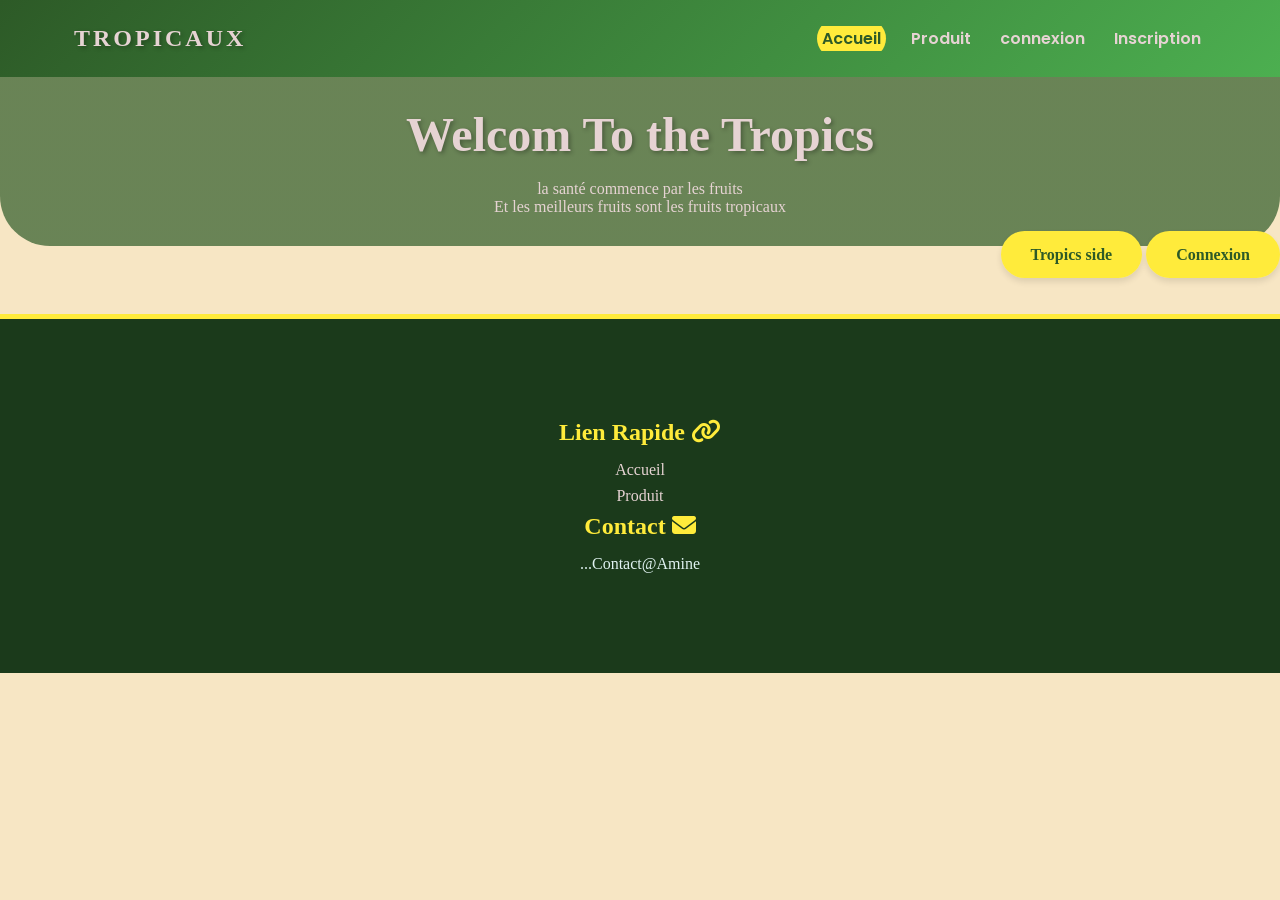
<file: index.html>
<!DOCTYPE html>
<html lang="ar" dir="rtl">
<head>
    <meta charset="UTF-8">
    <meta name="viewport" content="width=device-width, initial-scale=1.0">
    <title>Fruits Tropicaux </title>
    <link rel="stylesheet" href="css/index.css">


    <link href="https://fonts.googleapis.com/css2?family=Lobster&family=Poppins:wght@300;400;600&display=swap" rel="stylesheet">
    <link rel="stylesheet" href="https://cdnjs.cloudflare.com/ajax/libs/font-awesome/6.4.0/css/all.min.css"><!-- je utileser lien pour ramner les icons de font awesome -->
</head>
<body>

     <header>

     <nav>
    <ul>
        <li class="nav-item"><a href="conntent/inscription.html">Inscription</a></li>
        <li class="nav-item"><a href="conntent/connexion.html">connexion</a></li>
        <li class="nav-item"><a href="conntent/produit.html">Produit</a></li>
        <li class="nav-item"><a href="index.html" class="active">Accueil</a></li>   
    </ul>
    <div class="logo">Tropicaux</div>
    </nav>
    </header>

<main>
   <section class="welcome-section">
    <h1>Welcom To the Tropics</h1><br>
     <p> la santé commence par les fruits</p>
    <p>Et les meilleurs fruits sont les fruits tropicaux</p>
</section> 
<section>
    <a href="conntent/produit.html" class="btn">Tropics side</a>
    <a href="conntent/connexion.html" class="btn">Connexion</a>
</section>
</main>


<footer>
    <div class="footer-container">
        <div class="footer-section">
            <h2><i class="fa-solid fa-link"></i> Lien Rapide</h2>
            <a href="index.html">Accueil</a>
            <a href="conntent/produit.html">Produit</a>
        </div>
        <div class="footer-section">
            <h3><i class="fa-solid fa-envelope"></i> Contact</h3>
            <p>Contact@Amine...</p>
        </div>
    </div>
    
</footer>

<script src="javascript/auth.js"></script>
<script src="javascript/main.js"></script>
</body>

</html>
</file>
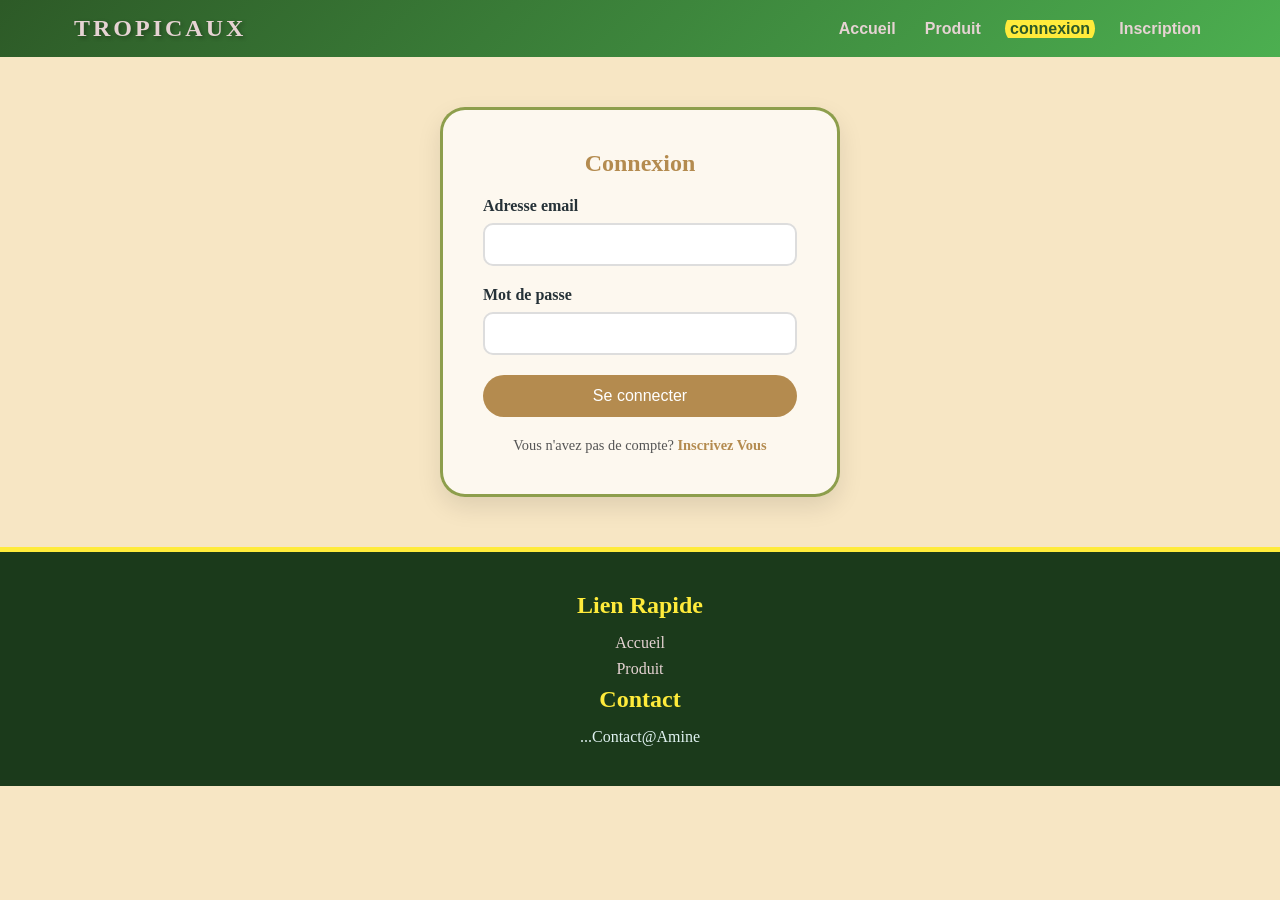
<file: conntent/connexion.html>
<!DOCTYPE html>
<html lang="ar" dir="rtl">
<head>
    <meta charset="UTF-8">
    <meta name="viewport" content="width=device-width, initial-scale=1.0">
    <title>Connexion</title>
    <link rel="stylesheet" href="../css/connexion.css">
</head>
<body>
<header>

     <nav>
    <ul>
        <li class="nav-item"><a href="inscription.html">Inscription</a></li>
        <li class="nav-item"><a href="connexion.html" class="active">connexion</a></li>
        <li class="nav-item"><a href="produit.html">Produit</a></li>
        <li class="nav-item"><a href="../index.html" >Accueil</a></li>   
    </ul>
    <div class="logo">Tropicaux</div>
    </nav>
    </header>
<main>
    <div class="login-container">
        <h2>Connexion</h2>
        <form  id="login-form" action="/login" method="POST">
            <div class="input-group">
                <label for="email">Adresse email</label>
                <input type="email" id="email" name="email" required>
            </div>
            <div class="input-group">
                <label for="password">Mot de passe</label>
                <input type="password" id="password" name="password" required>
            </div>
            <button type="submit">Se connecter</button>
            <p class="login-link">Vous n'avez pas de compte? <a href="inscription.html"> Inscrivez Vous</a></p>
        </form>
    </div>
<footer>
    <div class="footer-container">
        <div class="footer-section">
            <h2><i class="fa-solid fa-link"></i> Lien Rapide</h2>
            <a href="../index.html">Accueil</a>
            <a href="produit.html">Produit</a>
        </div>
        <div class="footer-section">
            <h3><i class="fa-solid fa-envelope"></i> Contact</h3>
            <p>Contact@Amine...</p>
        </div>
    </div>
    
</footer>

</main>

<script src="../javascript/auth.js"></script>
<script src="../javascript/main.js"></script>

</body>
</html>
</file>
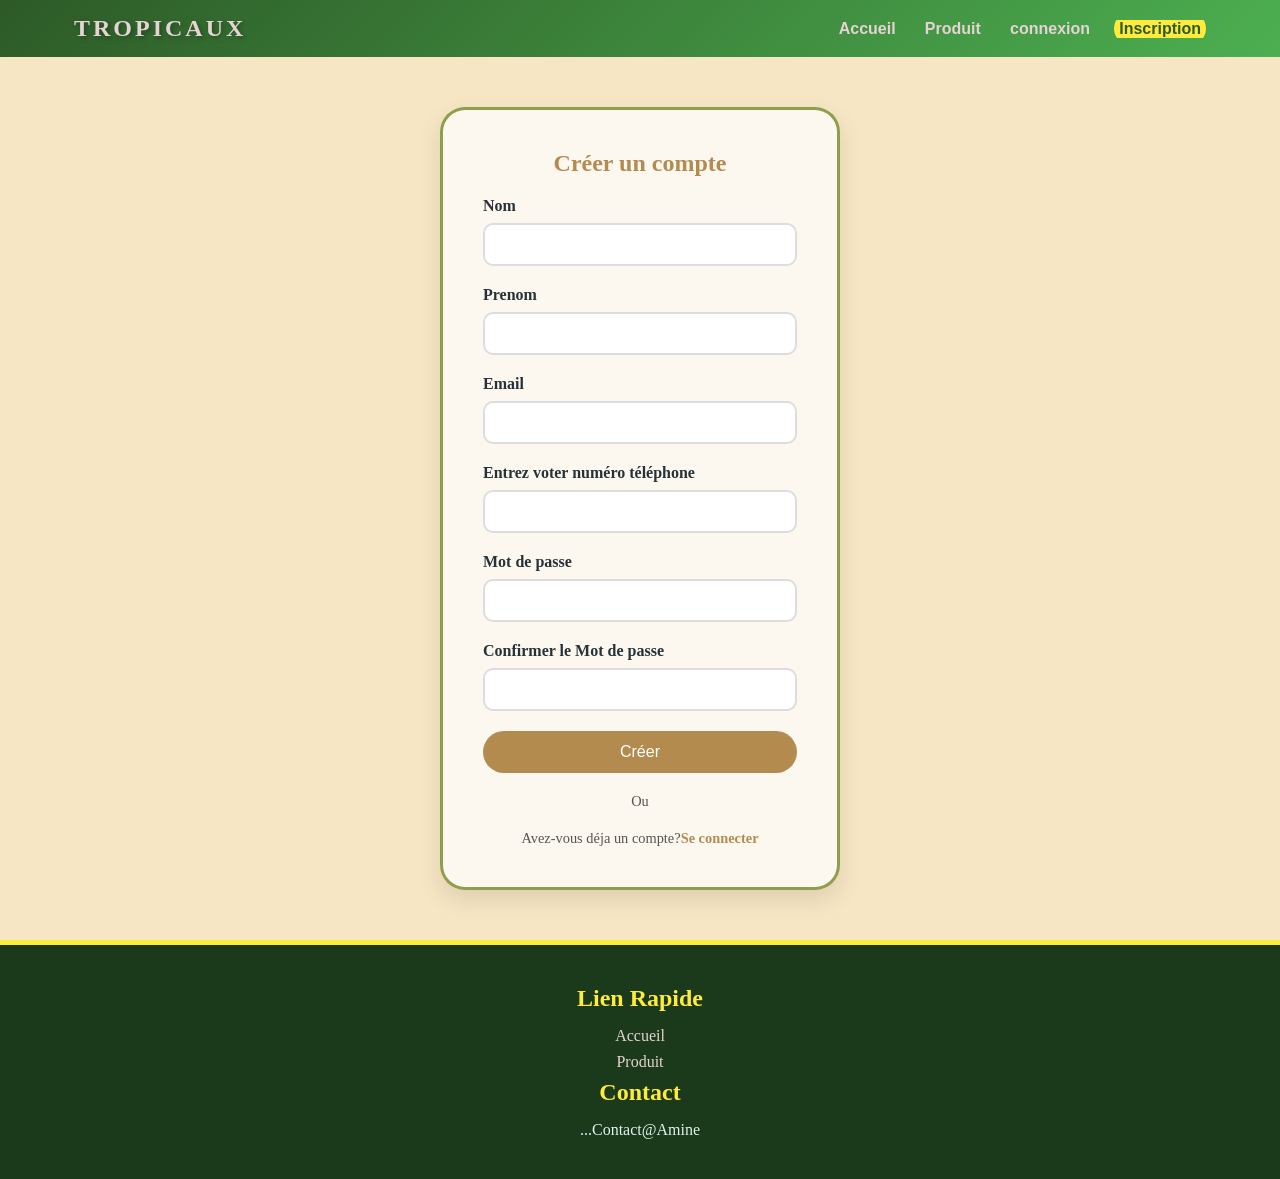
<file: conntent/inscription.html>
<!DOCTYPE html>
<html lang="ar" dir="rtl">
<head>
    <meta charset="UTF-8">
    <meta name="viewport" content="width=device-width, initial-scale=1.0">
    <title>inscription</title>
    <link rel="stylesheet" href="../css/inscription.css">
</head>
<body>
    <header>

     <nav>
    <ul>
        <li class="nav-item"><a href="inscription.html" class="active">Inscription</a></li>
        <li class="nav-item"><a href="connexion.html">connexion</a></li>
        <li class="nav-item"><a href="produit.html">Produit</a></li>
        <li class="nav-item"><a href="../index.html" >Accueil</a></li>   
    </ul>
    <div class="logo">Tropicaux</div>
    </nav>
    </header>
    <main>
    <div class="register-container">
        <h2>Créer un compte</h2>
        <form id="signup-form" action="/register" method="POST">
          <div class="input-group">
        <label for="nom">Nom</label>
        <input type="text" id="nom" name="nom" required> 
    </div>
            <div class="input-group">
        <label for="prenom">Prenom</label>
        <input type="text" id="prenom" name="prenom" required> 
    </div>
            <div class="input-group">
                <label for="email">Email</label>
                <input type="email" id="email" name="email" required>
            </div>
            <div class="input-group">
                <label for="phone">Entrez voter numéro téléphone</label>
                <input type="tel" id="phone" name="phone" required>
            </div>
            <div class="input-group">
                <label for="password">Mot de passe</label>
                <input type="password" id="password" name="password" required>
            </div>
            <div class="input-group">
                <label for="confirm-password">Confirmer le Mot de passe</label>
                <input type="password" id="confirm-password" name="confirm-password" required>
            </div>
            <button type="submit">Créer</button>
        </form>
        <p class="login-link">Ou</p>
        <p class="login-link">Avez-vous déja un compte?<a href="connexion.html">Se connecter</a></p>
        
    </div>
</main>
    <footer>
    <div class="footer-container">
        <div class="footer-section">
            <h2><i class="fa-solid fa-link"></i> Lien Rapide</h2>
            <a href="../index.html">Accueil</a>
            <a href="produit.html">Produit</a>
        </div>
        <div class="footer-section">
            <h3><i class="fa-solid fa-envelope"></i> Contact</h3>
            <p>Contact@Amine...</p>
        </div>
    </div>
    
</footer>


<script src="../javascript/auth.js"></script>
<script src="../javascript/main.js"></script>

</body>
</html>
</file>
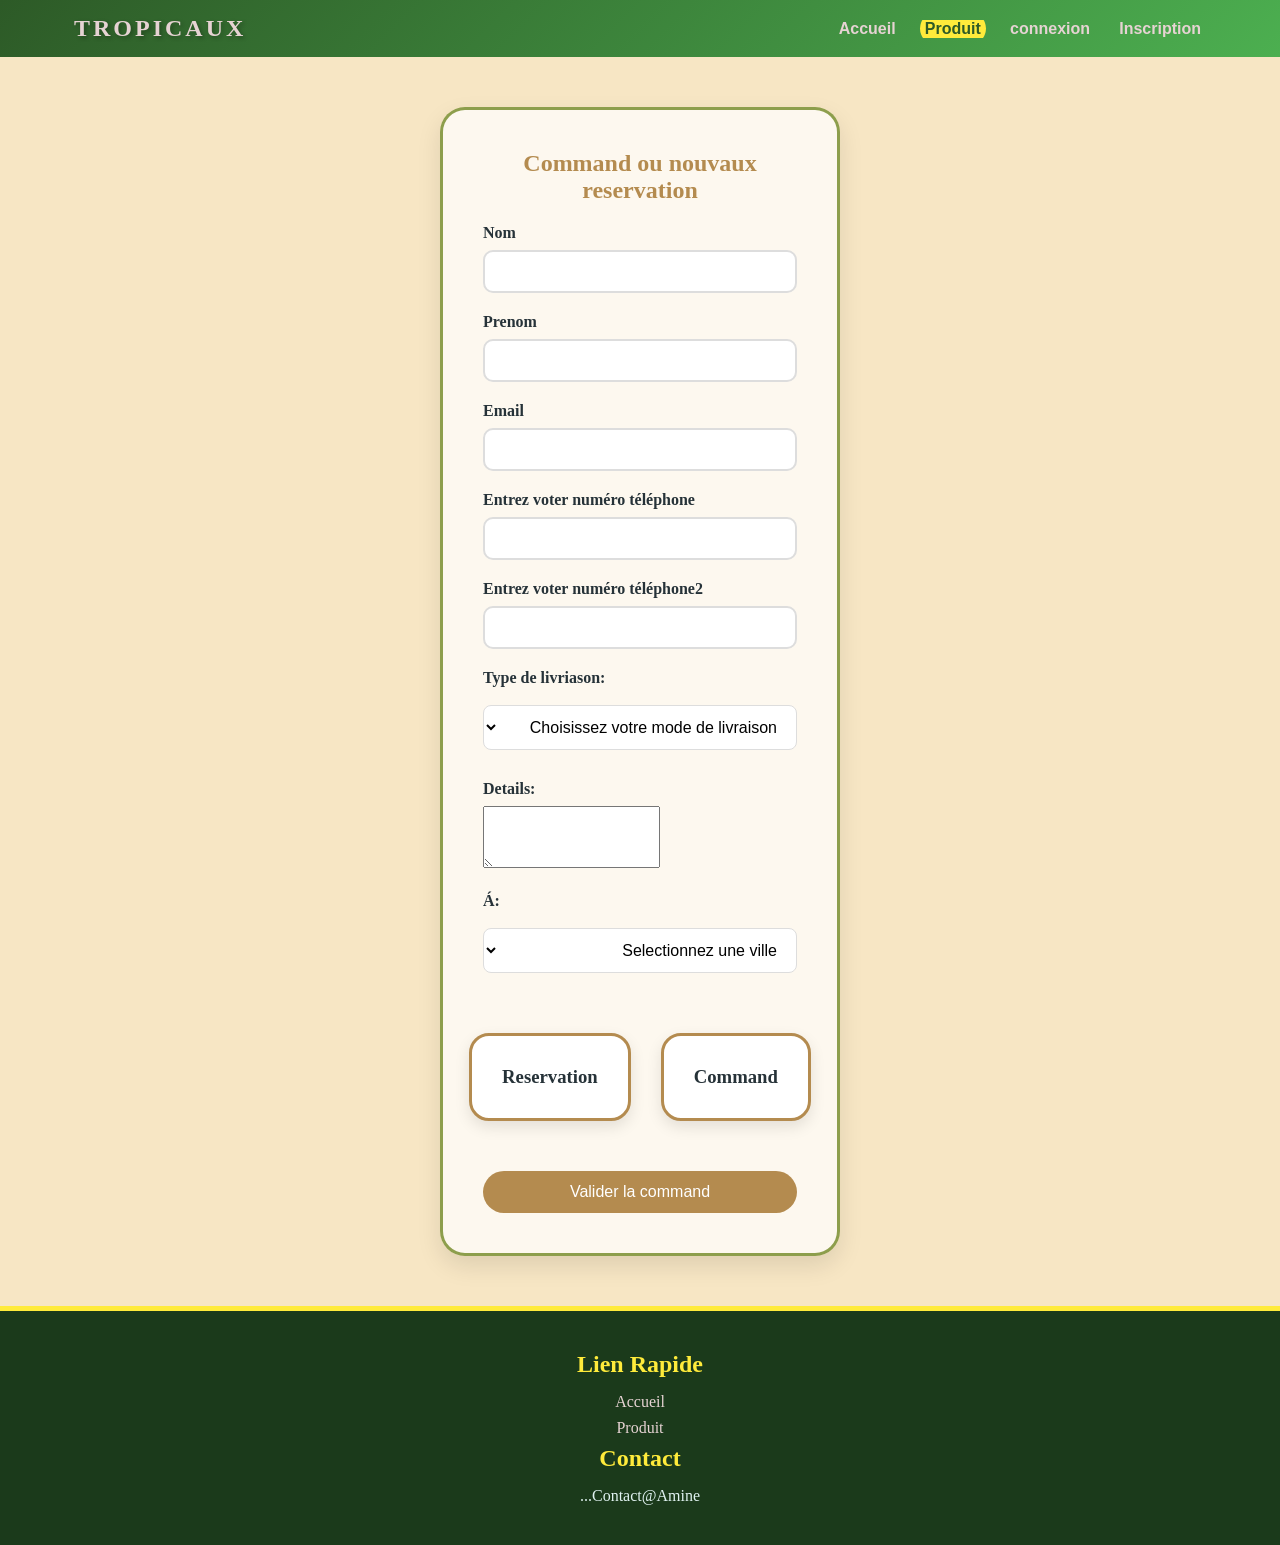
<file: conntent/order.html>
<!DOCTYPE html>
<html lang="ar" dir="rtl">
<head>
    <meta charset="UTF-8">
    <meta name="viewport" content="width=device-width, initial-scale=1.0">
    <title> My orders </title>
    <link rel="stylesheet" href="../css/order.css">
</head>
<body>
   <header>

     <nav>
    <ul>
        <li class="nav-item"><a href="inscription.html">Inscription</a></li>
        <li class="nav-item"><a href="connexion.html">connexion</a></li>
        <li class="nav-item"><a href="produit.html" class="active">Produit</a></li>
        <li class="nav-item"><a href="../index.html">Accueil</a></li>   
    </ul>
    <div class="logo">Tropicaux</div>
    </nav>
    </header>
<main>
<form action="/submit-order" method="POST">

<div class="container">
<h2>Command ou nouvaux reservation</h2>
     
<div class="input-group">
  <label for="username">Nom</label>
  <input type="text" id="username" name="username" required>               
</div>   

<div class="input-group">
  <label for="lastname">Prenom</label>
  <input type="text" id="lastname" name="lastname" required>
</div>  

<div class="input-group">  
   <label for="email">Email</label>         
   <input type="email" id="email" name="email" required> 
</div>

<div class="input-group">        
   <label for="phone">Entrez voter numéro téléphone</label>
   <input type="tel" id="phone" name="phone" required>
</div>

<div class="input-group"> 
   <label for="phone2">Entrez voter numéro téléphone2</label>
   <input type="tel" id="phone2" name="phone2" required>
</div>

<div class="input-group"> 
   <label for="type">:Type de livriason</label>
        <select id="type" name="type" required>
            <option value="">Choisissez votre mode de livraison</option>
            <option value="commande">livriason á domicille</option>
            <option value="reservation">Au bureau</option>
        </select>
</div>

<div class="input-group"> 
        <label for="details">:Details</label>
        <textarea id="details" name="details" rows="4"></textarea>
</div>

<div class="input-group"> 
  <label for="type1">:Á</label>
        <select id="type1" name="type" required>
            <option value="">Selectionnez une ville</option>
            <option value="To">Tizi ouzou</option>
            <option value="Dbk">Dràa Bn khedda</option>
            <option value="Dem">Dràa El mizan</option> 
            <option value="oud">Ouadhia</option>
            <option value="ous">Ouacif</option>
            <option value="Tig">Tigzirt</option>
            <option value="TGH">Tizi Ghenif</option>
            <option value="Az">Azeffoun</option>
            <option value="TAz">Azazga</option>
            <option value="Bgh">Boughni</option>
        </select>
</div> 


<div class="cards-container">
     <div class="card" onclick="selectOption('command', this)">
        <h3>Command</h3>
     </div>
     <div class="card" onclick="selectOption('reservation', this)">
        <h3>Reservation </h3>       
     </div>
</div>
<input type="hidden" id="selectedType" name="type">

    <button type="submit">Valider la command</button></div>
 </form>

</main>

<script src="../javascript/order.js"></script>

<footer>
    <div class="footer-container">
        <div class="footer-section">
            <h2><i class="fa-solid fa-link"></i> Lien Rapide</h2>
            <a href="../index.html">Accueil</a>
            <a href="produit.html">Produit</a>
        </div>
        <div class="footer-section">
            <h3><i class="fa-solid fa-envelope"></i> Contact</h3>
            <p>Contact@Amine...</p>
        </div>
    </div>
    
</footer>





</body>
</html>
</file>
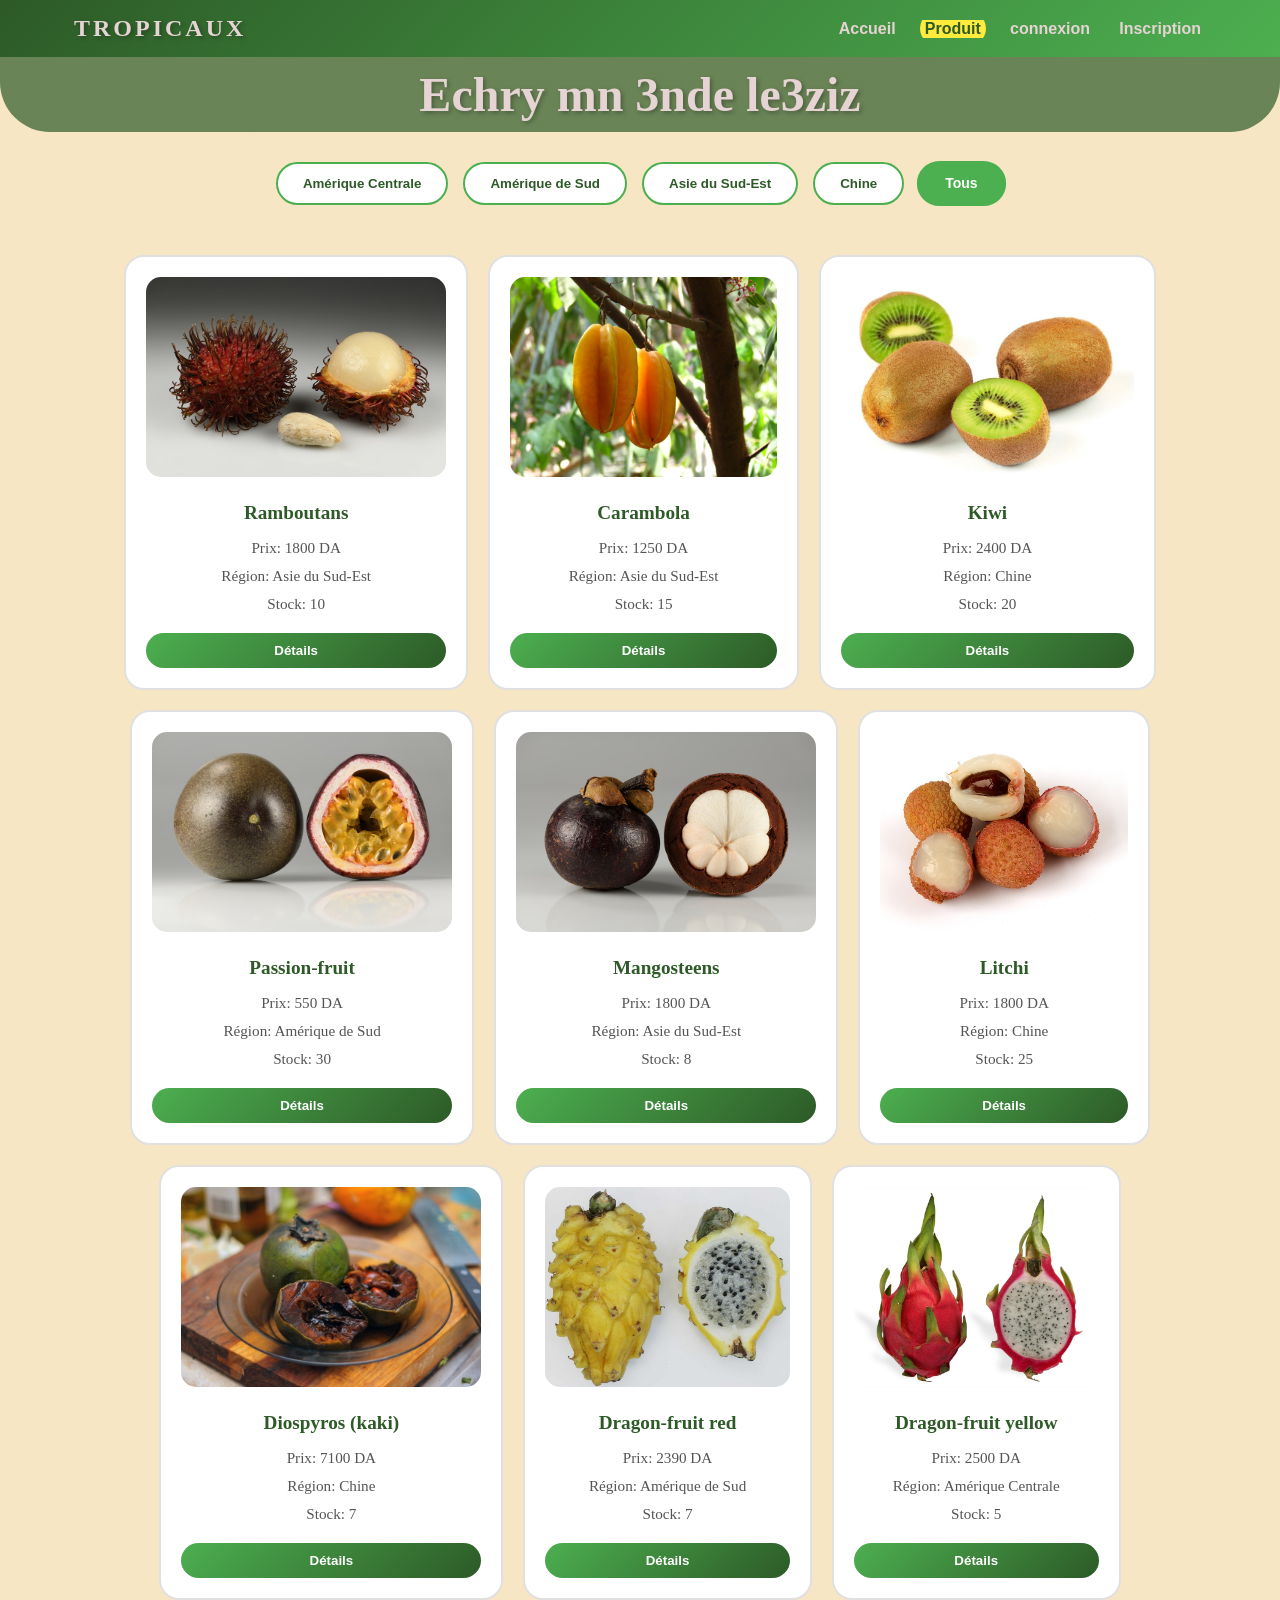
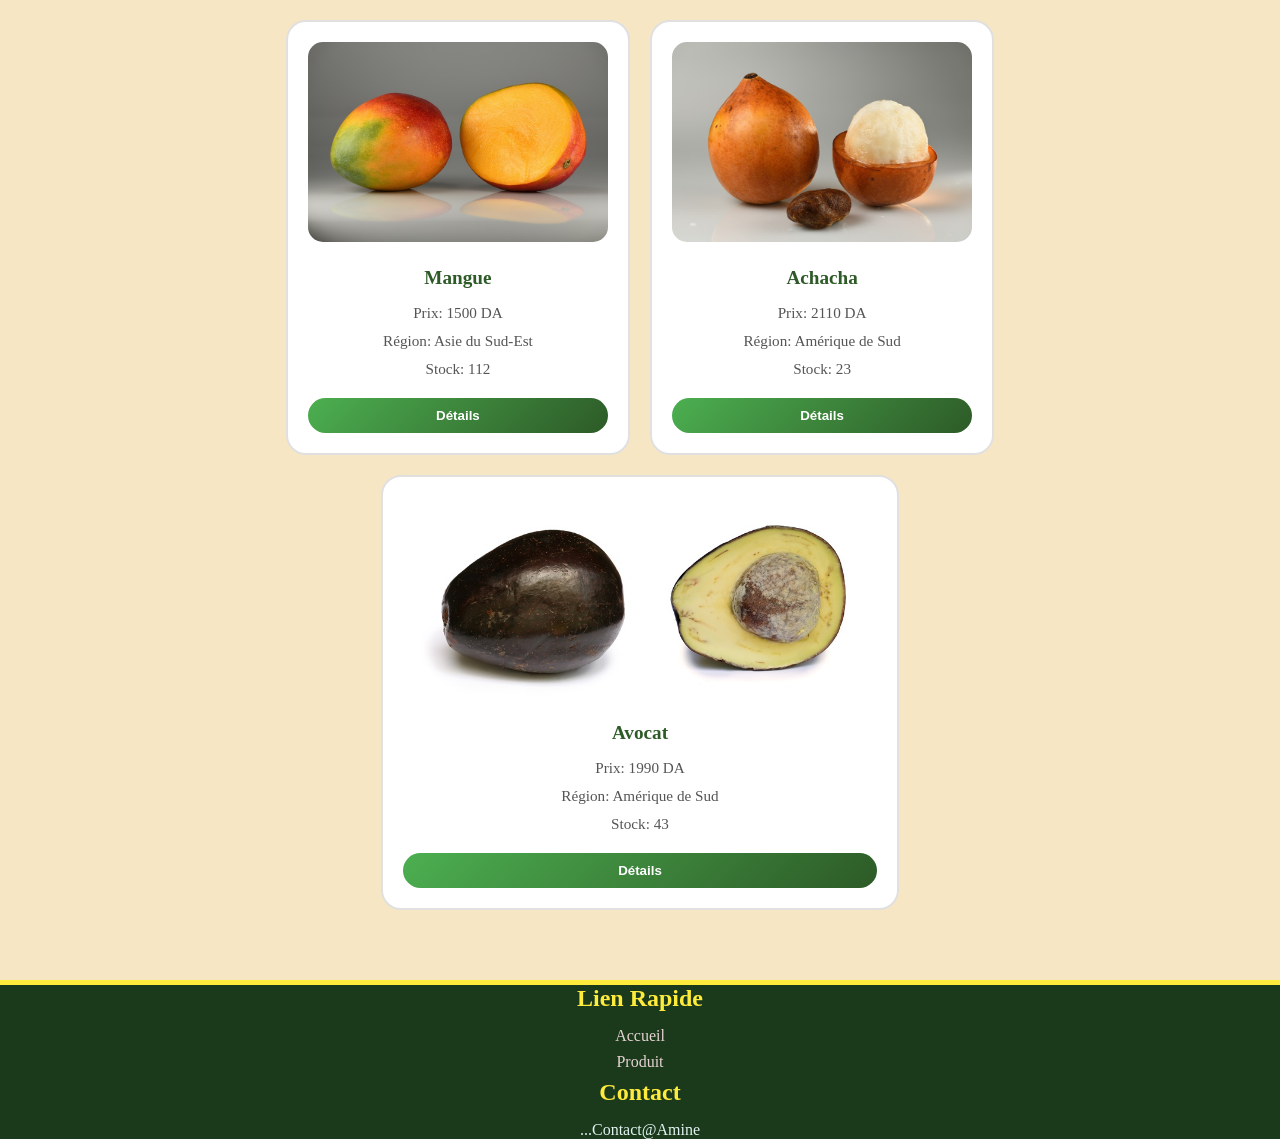
<file: conntent/produit.html>
<!DOCTYPE html>
<html lang="ar" dir="rtl">
<head>
    <meta charset="UTF-8">
    <meta name="viewport" content="width=device-width, initial-scale=1.0">
    <title>Fruits </title>
    <link rel="stylesheet" href="../css/produit.css">
</head>
<header>
    <nav>
    
    <ul>
        
        <li class="nav-item"><a href="inscription.html">Inscription</a></li>
        <li class="nav-item"><a href="connexion.html">connexion</a></li>
        <li class="nav-item"><a href="produit.html" class="active">Produit</a></li>
        <li class="nav-item"><a href="../index.html" >Accueil</a></li>  
    </ul>
    <div class="logo">Tropicaux</div>
    </nav>
</header>
<main> 
    <section class="welcome-section">
    <h1>Echry mn 3nde le3ziz</h1>
    </section>
    <section class="product-section"></section>

<div class="filters">
    <button class="card active" onclick="filterProducts('all')">Tous</button>
    <button class="card" onclick="filterProducts('Chine')">Chine</button>
    <button class="card" onclick="filterProducts('Asie du Sud-Est')">Asie du Sud-Est</button>
    <button class="card" onclick="filterProducts('Amérique de Sud')">Amérique de Sud</button>
    <button class="card" onclick="filterProducts('Amérique Centrale')">Amérique Centrale</button>
</div>
<div id="products-container" class="product-grid"></div>
<div id="details-modal" class="modal" style="display:none;">
        <div class="modal-content">
            <span class="close" onclick="closeModal()">&times;</span>
            <h2 id="modal-title"></h2>
            <p id="modal-desc"></p>
            <p id="modal-price"></p>
            <button class="btn-order" onclick="placeOrder()">Confirmer la commande</button>
        </div>
    </div>
</main>


    <footer>
    <div class="footer-container">
        <div class="footer-section">
            <h2><i class="fa-solid fa-link"></i> Lien Rapide</h2>
            <a href="../index.html">Accueil</a>
            <a href="produit.html">Produit</a>
        </div>
        <div class="footer-section">
            <h3><i class="fa-solid fa-envelope"></i> Contact</h3>
            <p>Contact@Amine...</p>
        </div>
    </div>
    
</footer>
<script src="../javascript/auth.js"></script>
<script src="../javascript/main.js"></script>

</body>
</html>
</file>
<file: css/index.css>
* {
    box-sizing: border-box;
    margin: 0;
    padding: 0;
}
body {
    background-color: #f7e6c4; 
    color: #263238;
    font-family: ''Poppins'', Tahoma, sans-serif;
}
header {
    background: linear-gradient(135deg, #2d5a27, #4caf50);
    padding: 15px 5%;       
    width: 100%;         
    box-sizing: border-box; 
}
nav {
    display: flex;
    justify-content: space-between;
    align-items: center;
    width: 100%;
    overflow: hidden;
    padding: 0 10px;
}

.logo {
    white-space: nowrap;
    direction:right;
    font-family:  cursive;
    font-weight: bold;
    font-size: 24px;
    text-transform: uppercase;
    letter-spacing: 3px;
    color: #e6d3d3;
    text-shadow: 2px 2px 4px rgba(0,0,0,0.3);
    flex-shrink: 0; 
    font-size: clamp(16px, 4vw, 24px);
    margin-right: 10px;
}
nav ul {
    display: flex;
    gap: 20px;
    list-style: none;
    margin: 0;
    padding: 0;
    flex-shrink: 1;
    overflow: hidden;
    gap: clamp(5px, 1.5vw, 20px);
}
nav ul li a {
    text-decoration: none;
    color: #e6d3d3;;
    font-weight: 600;
    font-family: 'Poppins', sans-serif;
    padding: 8px 5px;
    border-radius: 20px;
    transition: all 0.3s ease;
    white-space: nowrap;
    font-size: clamp(12px, 2vw, 16px);
}
nav ul li a:hover {
    background-color: rgba(255, 235, 59, 0.2);
    color: #ffeb3b;
}
nav ul li a.active {
    background-color: #ffeb3b;
    color: #2d5a27;
}
.welcome-section {
    background: linear-gradient(rgba(45, 90, 39, 0.7), rgba(45, 90, 39, 0.7)); 
    background-position: center;
    color: #e6d3d3;;
    padding: 30px 40px;
    text-align: center;
    border-radius: 0 0 50px 50px; 
}

.welcome-section h1 {
    font-size: 3rem;
    text-shadow: 2px 2px 4px rgba(0,0,0,0.3);
}
.container, .product-grid, nav {
    box-sizing: border-box; 
    max-width: 100%;        
    padding: 10px;          
}
.btn {
    background-color: #ffeb3b;
    color: #2d5a27;
    font-weight: bold;
    padding: 15px 30px;
    border-radius: 30px; 
    text-decoration: none;
    transition: transform 0.3s;
    box-shadow: 0 4px 6px rgba(0,0,0,0.1);
}

.btn:hover {
    transform: scale(1.1); 
    background-color: white;
}
footer {
    background-color: #1b3a1b; 
    color: #e0f2f1;
    padding: 100px 20px;
    margin-top: 50px;
    text-align: center;
    border-top: 5px solid #ffeb3b; 
}

footer-container {
    display: flex;
    justify-content: space-around;
    flex-wrap: wrap;
    gap: 30px;
    max-width: 1000px;
    margin: auto;
}
footer h2 {
    color: #ffeb3b; 
    font-family:  cursive;
    font-size: 1.5rem;
    margin-bottom: 15px;
}
footer h3 {
    color: #ffeb3b; 
    font-family:  cursive;
    font-size: 1.5rem;
    margin-bottom: 15px;
}

footer a {
    color: #e6d3d3;;
    text-decoration: none;
    display: block;
    margin: 8px 0;
    transition: 0.3s;
}

footer a:hover {
    color: #ffeb3b;
    padding-right: 5px;
}

.footer-bottom {
    margin-top: 30px;
    font-size: 0.9rem;
    opacity: 0.7;
    border-top: 1px solid #3e6d3e;
    padding-top: 20px;
}
</file>
<file: css/connexion.css>
* {
    box-sizing: border-box;
    margin: 0;
    padding: 0;
}
body {
    background-color: #f7e6c4; 
    color: #263238;
    font-family: ''Poppins'', Tahoma, sans-serif;
}
header {
    background: linear-gradient(135deg, #2d5a27, #4caf50);
    padding: 15px 5%;       
    width: 100%;         
    box-sizing: border-box; 
}
nav {
    display: flex;
    justify-content: space-between;
    align-items: center;
    width: 100%;
    overflow: hidden;
    padding: 0 10px;
}

.logo {
    white-space: nowrap;
    direction:right;
    font-family:  cursive;
    font-weight: bold;
    font-size: 24px;
    text-transform: uppercase;
    letter-spacing: 3px;
    color: #e6d3d3;
    text-shadow: 2px 2px 4px rgba(0,0,0,0.3);
    flex-shrink: 0; 
    font-size: clamp(16px, 4vw, 24px);
    margin-right: 10px;
}
nav ul {
    display: flex;
    gap: 20px;
    list-style: none;
    margin: 0;
    padding: 0;
    flex-shrink: 1;
    overflow: hidden;
    gap: clamp(5px, 1.5vw, 20px);
}
nav ul li a {
    text-decoration: none;
    color: #e6d3d3;;
    font-weight: 600;
    font-family: 'Poppins', sans-serif;
    padding: 8px 5px;
    border-radius: 20px;
    transition: all 0.3s ease;
    white-space: nowrap;
    font-size: clamp(12px, 2vw, 16px);
}
nav ul li a:hover {
    background-color: rgba(255, 235, 59, 0.2);
    color: #ffeb3b;
}
nav ul li a.active {
    background-color: #ffeb3b;
    color: #2d5a27;
}

.login-container {
    background-color: rgba(255, 255, 255, 0.731); 
    background-position: center;
    padding: 40px;
    border-radius: 25px; 
    border: 3px solid #809338e4; 
    max-width: 400px;
    margin: 50px auto;
    box-shadow: 0 10px 25px rgba(0,0,0,0.1);
    text-align: center;
}

.login-container h2 {
    font-family: cursive;
    color: #b48b4f;
    margin-bottom: 20px;
}

.input-group {
    margin-bottom: 20px;
    text-align: left;
}

.input-group label {
    display: block;
    margin-bottom: 8px;
    font-weight: 600;
}

.input-group input {
    width: 100%;
    padding: 12px;
    border: 2px solid #ddd;
    border-radius: 10px;
    transition: 0.3s;
}

.input-group input:focus {
    border-color: #ffeb3b; 
    outline: none;
}

button {
    background-color: #b48b4f; 
    color: white;
    padding: 12px 30px;
    border: none;
    border-radius: 30px;
    font-size: 16px;
    cursor: pointer;
    transition: 0.3s;
    width: 100%;
}
.login-link {
    margin-top: 20px;
    color: #555;
    font-size: 0.9rem;
}

.login-link a {
    color: #b48b4f;
    text-decoration: none;
    font-weight: 600;
}
.login-link a:hover {
    color: #b47a3fc3;
    text-decoration: underline;
}

button:hover {
    background-color: c;
    transform: scale(1.02);
}


footer {
    background-color: #1b3a1b; 
    color: #e0f2f1;
    padding: 40px 20px;
    margin-top: 50px;
    text-align: center;
    border-top: 5px solid #ffeb3b; 
}
footer-container {
    display: flex;
    justify-content: space-around;
    flex-wrap: wrap;
    gap: 30px;
    max-width: 1000px;
    margin: auto;
}
footer h2 {
    color: #ffeb3b; 
    font-family:  cursive;
    font-size: 1.5rem;
    margin-bottom: 15px;
}
footer h3 {
    color: #ffeb3b; 
    font-family:  cursive;
    font-size: 1.5rem;
    margin-bottom: 15px;
}

footer a {
    color: #e6d3d3;;
    text-decoration: none;
    display: block;
    margin: 8px 0;
    transition: 0.3s;
}

footer a:hover {
    color: #ffeb3b;
    padding-right: 5px;
}

.footer-bottom {
    margin-top: 30px;
    font-size: 0.9rem;
    opacity: 0.7;
    border-top: 1px solid #3e6d3e;
    padding-top: 20px;
}
</file>
<file: css/inscription.css>
* {
    box-sizing: border-box;
    margin: 0;
    padding: 0;
}
body {
    background-color: #f7e6c4; 
    color: #263238;
    font-family: ''Poppins'', Tahoma, sans-serif;
}
header {
    background: linear-gradient(135deg, #2d5a27, #4caf50);
    padding: 15px 5%;       
    width: 100%;         
    box-sizing: border-box; 
}
nav {
    display: flex;
    justify-content: space-between;
    align-items: center;
    width: 100%;
    overflow: hidden;
    padding: 0 10px;
}

.logo {
    white-space: nowrap;
    direction:right;
    font-family:  cursive;
    font-weight: bold;
    font-size: 24px;
    text-transform: uppercase;
    letter-spacing: 3px;
    color: #e6d3d3;
    text-shadow: 2px 2px 4px rgba(0,0,0,0.3);
    flex-shrink: 0; 
    font-size: clamp(16px, 4vw, 24px);
    margin-right: 10px;
}
nav ul {
    display: flex;
    gap: 20px;
    list-style: none;
    margin: 0;
    padding: 0;
    flex-shrink: 1;
    overflow: hidden;
    gap: clamp(5px, 1.5vw, 20px);
}
nav ul li a {
    text-decoration: none;
    color: #e6d3d3;;
    font-weight: 600;
    font-family: 'Poppins', sans-serif;
    padding: 8px 5px;
    border-radius: 20px;
    transition: all 0.3s ease;
    white-space: nowrap;
    font-size: clamp(12px, 2vw, 16px);
}
nav ul li a:hover {
    background-color: rgba(255, 235, 59, 0.2);
    color: #ffeb3b;
}
nav ul li a.active {
    background-color: #ffeb3b;
    color: #2d5a27;
}
.register-container {
    background-color: rgba(255, 255, 255, 0.731); 
    background-position: center;
    padding: 40px;
    border-radius: 25px; 
    border: 3px solid #809338e4; 
    max-width: 400px;
    margin: 50px auto;
    box-shadow: 0 10px 25px rgba(0,0,0,0.1);
    text-align: center;
}
.register-container h2 {
    font-family: cursive;
    color: #b48b4f;
    margin-bottom: 20px;
}
.input-group {
    margin-bottom: 20px;
    text-align: left;
}

.input-group label {
    display: block;
    margin-bottom: 8px;
    font-weight: 600;
}

.input-group input {
    width: 100%;
    padding: 12px;
    border: 2px solid #ddd;
    border-radius: 10px;
    transition: 0.3s;
}

.input-group input:focus {
    border-color: #ffeb3b; 
    outline: none;
}
button {
    background-color: #b48b4f; 
    color: white;
    padding: 12px 30px;
    border: none;
    border-radius: 30px;
    font-size: 16px;
    cursor: pointer;
    transition: 0.3s;
    width: 100%;
}
.login-link {
    margin-top: 20px;
    color: #555;
    font-size: 0.9rem;
}

.login-link a {
    color: #b48b4f;
    text-decoration: none;
    font-weight: 600;
}
.login-link a:hover {
    color: #b47a3fc3;
    text-decoration: underline;
}

button:hover {
    background-color: #b47a3fc3;
    transform: scale(1.02);
}


footer {
    background-color: #1b3a1b; 
    color: #e0f2f1;
    padding: 40px 20px;
    margin-top: 50px;
    text-align: center;
    border-top: 5px solid #ffeb3b; 
}
footer-container {
    display: flex;
    justify-content: space-around;
    flex-wrap: wrap;
    gap: 30px;
    max-width: 1000px;
    margin: auto;
}
footer h2 {
    color: #ffeb3b; 
    font-family:  cursive;
    font-size: 1.5rem;
    margin-bottom: 15px;
}
footer h3 {
    color: #ffeb3b; 
    font-family:  cursive;
    font-size: 1.5rem;
    margin-bottom: 15px;
}

footer a {
    color: #e6d3d3;;
    text-decoration: none;
    display: block;
    margin: 8px 0;
    transition: 0.3s;
}

footer a:hover {
    color: #ffeb3b;
    padding-right: 5px;
}

.footer-bottom {
    margin-top: 30px;
    font-size: 0.9rem;
    opacity: 0.7;
    border-top: 1px solid #3e6d3e;
    padding-top: 20px;
}
</file>
<file: css/order.css>
* {
    box-sizing: border-box;
    margin: 0;
    padding: 0;
}
body {
    background-color: #f7e6c4; 
    color: #263238;
    font-family: ''Poppins'', Tahoma, sans-serif;
}
header {
    background: linear-gradient(135deg, #2d5a27, #4caf50);
    padding: 15px 5%;       
    width: 100%;         
    box-sizing: border-box; 
}
nav {
    display: flex;
    justify-content: space-between;
    align-items: center;
    width: 100%;
    overflow: hidden;
    padding: 0 10px;
}

.logo {
    white-space: nowrap;
    direction:right;
    font-family:  cursive;
    font-weight: bold;
    font-size: 24px;
    text-transform: uppercase;
    letter-spacing: 3px;
    color: #e6d3d3;
    text-shadow: 2px 2px 4px rgba(0,0,0,0.3);
    flex-shrink: 0; 
    font-size: clamp(16px, 4vw, 24px);
    margin-right: 10px;
}
nav ul {
    display: flex;
    gap: 20px;
    list-style: none;
    margin: 0;
    padding: 0;
    flex-shrink: 1;
    overflow: hidden;
    gap: clamp(5px, 1.5vw, 20px);
}
nav ul li a {
    text-decoration: none;
    color: #e6d3d3;;
    font-weight: 600;
    font-family: 'Poppins', sans-serif;
    padding: 8px 5px;
    border-radius: 20px;
    transition: all 0.3s ease;
    white-space: nowrap;
    font-size: clamp(12px, 2vw, 16px);
}
nav ul li a:hover {
    background-color: rgba(255, 235, 59, 0.2);
    color: #ffeb3b;
}
nav ul li a.active {
    background-color: #ffeb3b;
    color: #2d5a27;
}

.container {
    background-color: rgba(255, 255, 255, 0.731); 
    background-position: center;
    padding: 40px;
    border-radius: 25px; 
    border: 3px solid #809338e4; 
    max-width: 400px;
    margin: 50px auto;
    box-shadow: 0 10px 25px rgba(0,0,0,0.1);
    text-align: center;
}
.container h2 {
    font-family: cursive;
    color: #b48b4f;
    margin-bottom: 20px;
}

.cards-container {
    display: flex;
    justify-content: center;
    gap: 30px;
    margin: 50px 0;
}

.card {
    background: white;
    padding: 30px;
    border-radius: 20px;
    border: 3px solid #b48b4f; 
    width: 200px;
    text-align: center;
    transition: all 0.3s ease;
    box-shadow: 0 6px 15px rgba(0,0,0,0.1);
}

.card:hover {
    background-color: #b48b4f; 
    border-color: #b48b4f;
}

.card.selected {
    background-color: #4caf50;
    color: white;
    border-color: #2d5a27;
}

.card h3 {
    margin: 0;
}

.input-group {
    margin-bottom: 20px;
    text-align: left;
}

.input-group label {
    display: block;
    margin-bottom: 8px;
    font-weight: 600;
}

.input-group input {
    width: 100%;
    padding: 12px;
    border: 2px solid #ddd;
    border-radius: 10px;
    transition: 0.3s;
}

.input-group input:focus {
    border-color: #ffeb3b; 
    outline: none;
}
button {
    background-color: #b48b4f; 
    color: white;
    padding: 12px 30px;
    border: none;
    border-radius: 30px;
    font-size: 16px;
    cursor: pointer;
    transition: 0.3s;
    width: 100%;
}
.login-link {
    margin-top: 20px;
    color: #555;
    font-size: 0.9rem;
}

.login-link a {
    color: #b48b4f;
    text-decoration: none;
    font-weight: 600;
}
.login-link a:hover {
    color: #b47a3fc3;
    text-decoration: underline;
}

button:hover {
    background-color: #b47a3fc3;
    transform: scale(1.02);
}

select {
  width: 100%;
  padding: 12px 15px;
  margin: 10px 0;
  border: 1px solid #ddd;
  border-radius: 8px;
  font-size: 16px;
  background-color: white;
  cursor: pointer;
  transition: 0.3s;
}

select:hover {
  border-color: #2C7DA0;
}

select:focus {
  outline: none;
  border-color: #2C7DA0;
  box-shadow: 0 0 5px rgba(44,125,160,0.3);
}


option {
  padding: 10px;
  font-size: 15px;
}

footer {
    background-color: #1b3a1b; 
    color: #e0f2f1;
    padding: 40px 20px;
    margin-top: 50px;
    text-align: center;
    border-top: 5px solid #ffeb3b; 
}
footer-container {
    display: flex;
    justify-content: space-around;
    flex-wrap: wrap;
    gap: 30px;
    max-width: 1000px;
    margin: auto;
}
footer h2 {
    color: #ffeb3b; 
    font-family:  cursive;
    font-size: 1.5rem;
    margin-bottom: 15px;
}
footer h3 {
    color: #ffeb3b; 
    font-family:  cursive;
    font-size: 1.5rem;
    margin-bottom: 15px;
}
footer a {
    color: #e6d3d3;;
    text-decoration: none;
    display: block;
    margin: 8px 0;
    transition: 0.3s;
}

footer a:hover {
    color: #ffeb3b;
    padding-right: 5px;
}

.footer-bottom {
    margin-top: 30px;
    font-size: 0.9rem;
    opacity: 0.7;
    border-top: 1px solid #3e6d3e;
    padding-top: 20px;
}
</file>
<file: css/produit.css>
* {
    box-sizing: border-box;
    margin: 0;
    padding: 0;
}
body {
    background-color: #f7e6c4; 
    color: #263238;
    font-family: ''Poppins'', Tahoma, sans-serif;
}
header {
    background: linear-gradient(135deg, #2d5a27, #4caf50);
    padding: 15px 5%;       
    width: 100%;         
    box-sizing: border-box; 
}
nav {
    display: flex;
    justify-content: space-between;
    align-items: center;
    width: 100%;
    overflow: hidden;
    padding: 0 10px;
}
.logo {
    white-space: nowrap;
    direction:right;
    font-family:  cursive;
    font-weight: bold;
    font-size: 24px;
    text-transform: uppercase;
    letter-spacing: 3px;
    color: #e6d3d3;
    text-shadow: 2px 2px 4px rgba(0,0,0,0.3);
    flex-shrink: 0; 
    font-size: clamp(16px, 4vw, 24px);
    margin-right: 10px;
}
nav ul {
    display: flex;
    gap: 20px;
    list-style: none;
    margin: 0;
    padding: 0;
    flex-shrink: 1;
    overflow: hidden;
    gap: clamp(5px, 1.5vw, 20px);
}
nav ul li a {
    text-decoration: none;
    color: #e6d3d3;;
    font-weight: 600;
    font-family: 'Poppins', sans-serif;
    padding: 8px 5px;
    border-radius: 20px;
    transition: all 0.3s ease;
    white-space: nowrap;
    font-size: clamp(12px, 2vw, 16px);
}
nav ul li a:hover {
    background-color: rgba(255, 235, 59, 0.2);
    color: #ffeb3b;
}
nav ul li a.active {
    background-color: #ffeb3b;
    color: #2d5a27;
}
.welcome-section {
    background: linear-gradient(rgba(45, 90, 39, 0.7), rgba(45, 90, 39, 0.7)); 
    background-position: center;
    color: #e6d3d3;;
  padding: 10px 30px;
    text-align: center;
    border-radius: 0 0 50px 50px; 
}
.welcome-section h1 {
    font-size: 3rem;
    text-shadow: 2px 2px 4px rgba(0,0,0,0.3);
}
.filters {
    display: flex;
    justify-content: center;
    flex-wrap: wrap; 
    gap: 15px;
    margin: 30px 0;
}
.filters .card {
    padding: 12px 25px;
    border: 2px solid #4caf50;
    background: white;
    border-radius: 25px;
    font-weight: bold;
    transition: all 0.3s ease;
    color: #2d5a27;
    
}
.filters .card:hover, .filters .card.active {
    background-color: #4caf50;
    color: white;
    transform: scale(1.05);
    cursor: pointer;
}
.product-grid {
    display: flex;
    flex-wrap: wrap;
    gap: 20px;
    padding: 20px;
    max-width: 1200px;
    margin: 0 auto;
    justify-content: center;
}
.product-card {
    background: #fff;
    border-radius: 20px;
    padding: 20px;
    border: 2px solid #e0e0e0;
    text-align: center;
    transition: all 0.4s ease;
    display: flex;
    flex-direction: column;
    justify-content: space-between;
    
}
.product-card:hover {
    border-color: #4caf50;
    box-shadow: 0 10px 20px rgba(76, 175, 80, 0.2);
}
.product-card img {
    width: 100%;
    height: 200px;
    object-fit: cover;
    border-radius: 15px;
    margin-bottom: 15px;
}
.product-card h3 {
    color: #2d5a27;
    margin: 10px 0;
    font-size: 1.2rem;
}
.product-card p {
    margin: 5px 0;
    color: #555;
    font-size: 0.95rem;
}
.btn-details {
    background: linear-gradient(135deg, #4caf50, #2d5a27);
    color: white;
    border: none;
    padding: 10px 20px;
    border-radius: 25px;
    cursor: pointer;
    margin-top: 15px;
    font-weight: bold;
    transition: opacity 0.3s;
}
.btn-details:hover {
    opacity: 0.9;
}
.modal {
    position: fixed;
    top: 0; left: 0; 
    width: 100%; height: 100%;
    background: rgba(0,0,0,0.6);
    display: none; 
    justify-content: center;
    align-items: center;
    z-index: 1000;
}
.modal-content {
    background: white;
    padding: 30px;
    border-radius: 20px;
    width: 90%;
    max-width: 400px;
    text-align: center;
    position: relative;
}
.close { 
   float: right;
    font-size: 24px;
 }
.btn-order { 
    background: #2d5a27; 
    color: white; 
    padding: 10px 20px;
    border-radius: 20px; 
   border: none; 
} 


footer {
    background-color: #1b3a1b; 
    color: #e0f2f1;
    padding: 50x 40px;
    margin-top: 50px;
    text-align: center;
    border-top: 5px solid #ffeb3b; 
}
footer-container {
    display: flex;
    justify-content: space-around;
    flex-wrap: wrap;
    gap: 30px;
    max-width: 1000px;
    margin: auto;
}
footer h2 {
    color: #ffeb3b; 
    font-family:  cursive;
    font-size: 1.5rem;
    margin-bottom: 15px;
}
footer h3 {
    color: #ffeb3b; 
    font-family:  cursive;
    font-size: 1.5rem;
    margin-bottom: 15px;
}
footer a {
    color: #e6d3d3;;
    text-decoration: none;
    display: block;
    margin: 8px 0;
    transition: 0.3s;
}
footer a:hover {
    color: #ffeb3b;
    padding-right: 5px;
}
.footer-bottom {
    margin-top: 30px;
    font-size: 0.9rem;
    opacity: 0.7;
    border-top: 1px solid #3e6d3e;
    padding-top: 20px;
}
</file>
